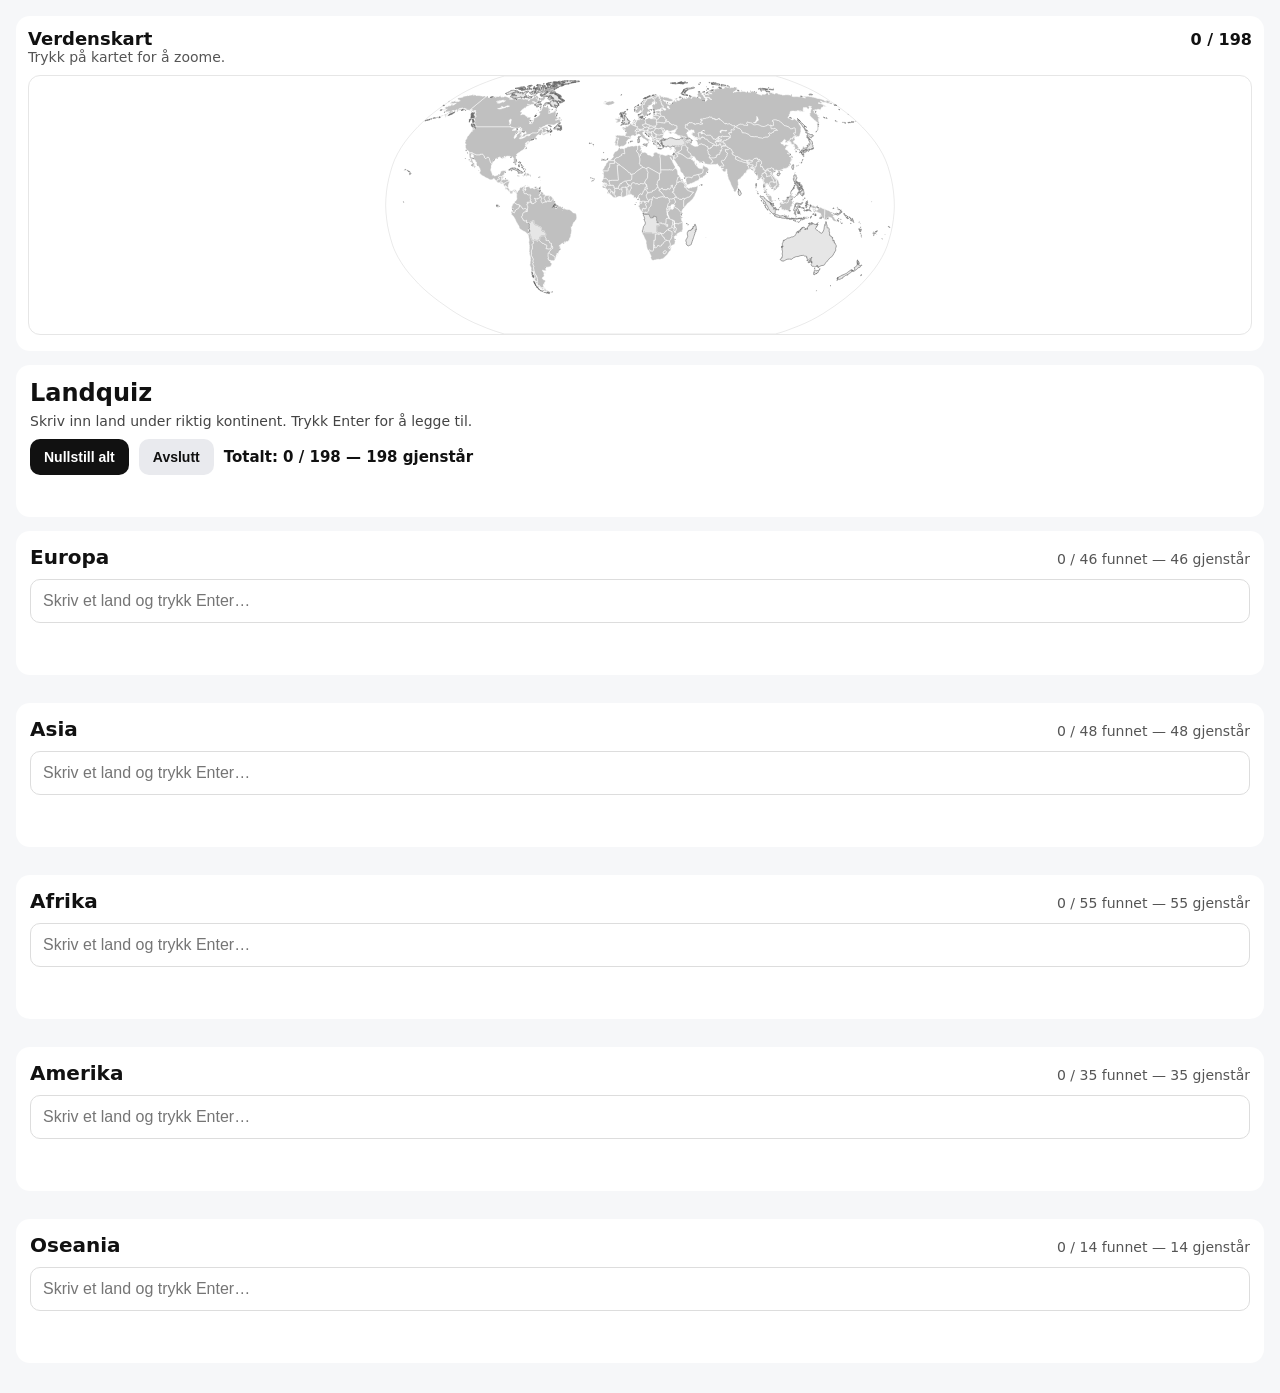
<file: index.html>
<!doctype html>
<html lang="no">
<head>
  <meta charset="utf-8" />
  <meta name="viewport" content="width=device-width, initial-scale=1" />
  <title>Landquiz</title>
  <link rel="stylesheet" href="style.css" />
</head>
<body>

  <!-- KART ØVERST -->
  <section class="card mapCard">
    <div class="mapTop">
      <h2 class="mapTitle">Verdenskart</h2>
      <div class="mapCounts" id="mapCounts">0 / 198</div>
    </div>
    <div class="muted">Trykk på kartet for å zoome.</div>

    <button id="openMap" class="mapFrame" type="button" aria-label="Åpne kart i fullskjerm">
      <div class="mapContainer">
        <object id="worldMapObj" type="image/svg+xml" data="BlankMap-World.svg" aria-label="Verdenskart"></object>
      </div>
    </button>
  </section>

  <!-- FULLSKJERM KART -->
  <div id="mapModal" class="modal" hidden aria-hidden="true">
    <div class="modalHeader">
      <div class="modalTitle">
        Verdenskart <span class="muted" id="modalCounts"></span>
      </div>
      <button id="closeMap" class="secondary" type="button">Lukk</button>
    </div>

    <div class="modalBody">
      <div id="panzoomViewport" class="panzoomViewport">
        <object id="worldMapObjModal" type="image/svg+xml" data="BlankMap-World.svg" aria-label="Verdenskart fullskjerm"></object>
      </div>
      <div class="panzoomHelp muted">Tips: Dra med én finger. Zoom med to fingre.</div>
    </div>
  </div>

  <!-- APP -->
  <header class="card">
    <h1>Landquiz</h1>
    <p>Skriv inn land under riktig kontinent. Trykk Enter for å legge til.</p>

    <div class="actions">
      <button id="resetAll" type="button">Nullstill alt</button>
      <button id="finishBtn" class="secondary" type="button">Avslutt</button>
      <span id="totalCounts" class="totalCounts"></span>
    </div>

    <div id="globalFeedback" class="feedback" aria-live="polite"></div>
  </header>

  <!-- RESULTAT -->
  <section id="results" class="card results" hidden>
    <div class="resultsTop">
      <h2>Manglende land</h2>
      <div id="missingTotals" class="muted"></div>
    </div>
    <div id="missingByContinent"></div>

    <div class="resultsActions">
      <button id="closeResults" class="secondary" type="button">Skjul</button>
    </div>
  </section>

  <main id="continents"></main>

  <template id="continentTpl">
    <section class="card continent">
      <div class="top">
        <h2 class="name"></h2>
        <div class="counts"></div>
      </div>

      <input class="input" type="text" inputmode="text" autocomplete="off"
             placeholder="Skriv et land og trykk Enter…" />

      <div class="feedback" aria-live="polite"></div>
      <div class="list"></div>
    </section>
  </template>

  <script src="app.js"></script>
</body>
</html>
</file>
<file: style.css>
* { box-sizing: border-box; }

body{
  font-family:-apple-system,system-ui,Segoe UI,Roboto,Arial,sans-serif;
  margin:0;
  padding:16px;
  background:#f6f7f9;
  color:#111;
}

.card{
  background:#fff;
  border-radius:14px;
  padding:14px;
  margin-bottom:14px;
}

h1{ margin:0 0 6px; font-size:24px; }
p{ margin:0 0 10px; color:#444; font-size:14px; }

.muted{ color:#555; font-size:14px; }
.totalCounts{ font-weight:900; font-size:15px; }

.actions{
  display:flex;
  gap:10px;
  flex-wrap:wrap;
  align-items:center;
}

button{
  border:0;
  padding:10px 14px;
  border-radius:10px;
  background:#111;
  color:#fff;
  font-weight:900;
  font-size:14px;
}

button.secondary{
  background:#e9eaee;
  color:#111;
}

main{ display:grid; gap:14px; }

.top{
  display:flex;
  justify-content:space-between;
  align-items:baseline;
  gap:12px;
}

.name{ margin:0; font-size:20px; }
.counts{ color:#555; font-size:14px; }

.input{
  width:100%;
  margin-top:10px;
  padding:12px;
  border-radius:10px;
  border:1px solid #ddd;
  font-size:16px;
}

.input:disabled{ background:#f3f4f6; color:#555; }

.feedback{
  margin-top:8px;
  min-height:20px;
  font-size:14px;
}
.feedback.ok{ color:#0a7a2f; }
.feedback.bad{ color:#b00020; }

.list, .missingList{
  margin-top:10px;
  display:flex;
  flex-wrap:wrap;
  gap:8px;
}

.chip{
  display:inline-flex;
  align-items:center;
  gap:8px;
  padding:8px 12px;
  border-radius:999px;
  background:#eef2ff;
  border:1px solid #dbe2ff;
  font-size:14px;
}

.chip button{
  background:transparent;
  border:0;
  padding:0;
  color:#111;
  font-weight:900;
}

/* RESULTS */
.resultsTop{
  display:flex;
  justify-content:space-between;
  align-items:baseline;
  gap:12px;
  flex-wrap:wrap;
}
.results h2{ margin:0; font-size:18px; }

.missingBlock{
  margin-top:12px;
  padding-top:10px;
  border-top:1px dashed #ddd;
}
.missingBlock h3{ margin:0 0 8px; font-size:16px; }

.resultsActions{ margin-top:12px; display:flex; gap:10px; }

/* MAP */
.mapCard{ padding:12px; }
.mapTop{
  display:flex;
  justify-content:space-between;
  align-items:baseline;
  gap:12px;
}
.mapTitle{ margin:0; font-size:18px; }
.mapCounts{ font-weight:900; }

.mapFrame{
  margin-top:10px;
  width:100%;
  padding:0;
  background:transparent;
  border-radius:12px;
}

.mapContainer{
  width:100%;
  height:200px;
  border-radius:12px;
  border:1px solid #e6e6e6;
  overflow:hidden;
  background:#fff;
}

@media (min-width:800px){
  .mapContainer{ height:260px; }
}

/* <object> må fylle container */
.mapContainer object,
.panzoomViewport object{
  width:100%;
  height:100%;
  display:block;
}

/* MODAL */
.modal[hidden]{ display:none !important; }

.modal{
  position:fixed;
  inset:0;
  background:rgba(0,0,0,0.45);
  display:flex;
  flex-direction:column;
  padding:12px;
  z-index:9999;
}

.modalHeader{
  background:#fff;
  border-radius:14px;
  padding:12px;
  display:flex;
  justify-content:space-between;
  align-items:center;
  gap:10px;
  position:relative;
  z-index:5;
}

.modalTitle{ font-weight:900; }

.modalBody{
  margin-top:10px;
  flex:1;
  background:#fff;
  border-radius:14px;
  overflow:hidden;
  border:1px solid #e6e6e6;
  position:relative;
}

.panzoomViewport{
  width:100%;
  height:100%;
  touch-action:none; /* viktig for pinch/pan */
  overflow:hidden;
  position:relative;
}

.panzoomHelp{
  position:absolute;
  left:12px;
  bottom:12px;
  background:rgba(255,255,255,0.85);
  padding:8px 10px;
  border-radius:10px;
  border:1px solid #e6e6e6;
  font-size:13px;
}

input, button{ -webkit-tap-highlight-color: transparent; }
</file>
